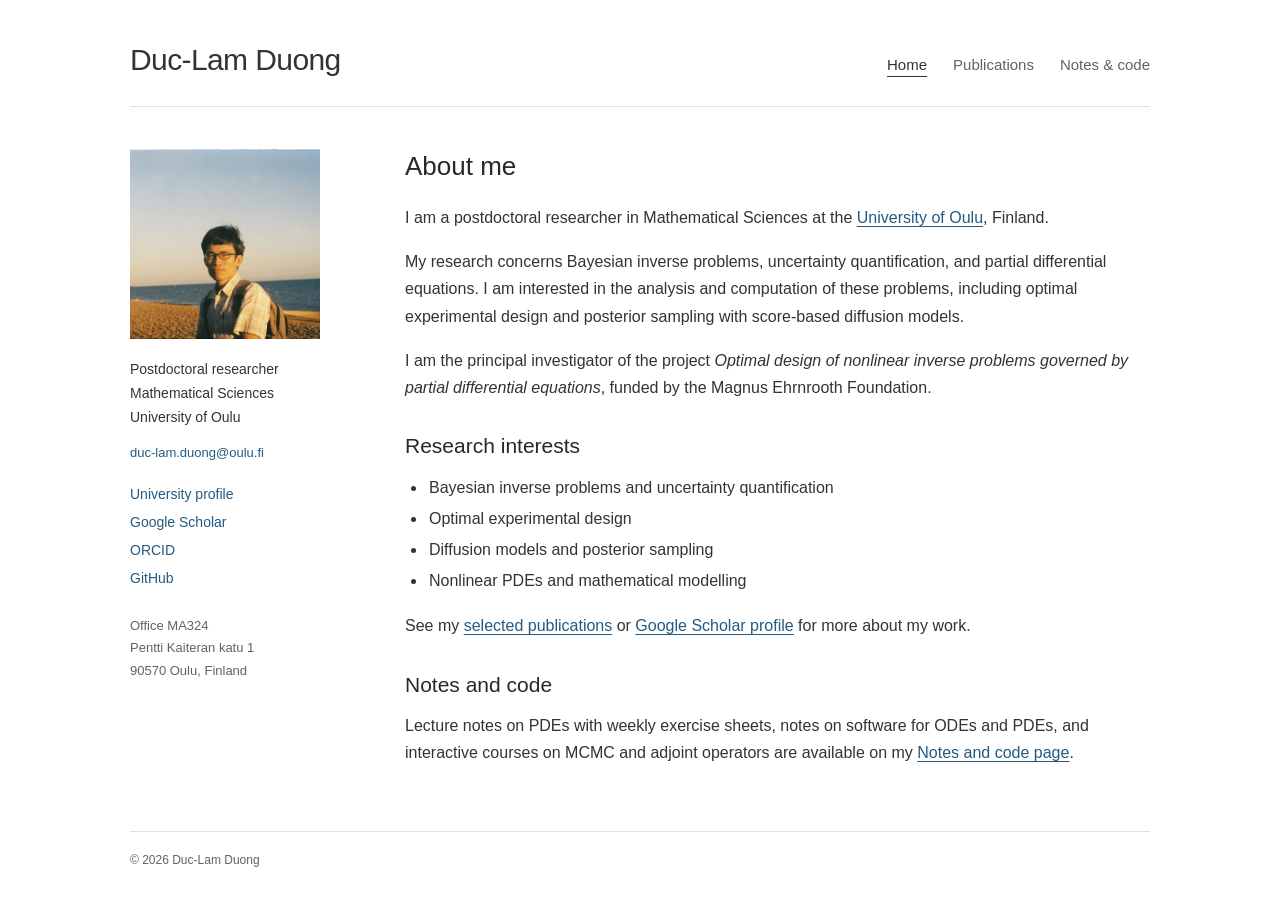
<file: index.html>
<!doctype html>
<html lang="en">
<head>
  <meta charset="utf-8">
  <meta name="viewport" content="width=device-width, initial-scale=1">
  <title>Duc-Lam Duong — Mathematics &amp; Inverse Problems</title>
  <meta name="description" content="Duc-Lam Duong is a postdoctoral researcher at the University of Oulu, working on Bayesian inverse problems, uncertainty quantification, and diffusion models.">
  <meta name="theme-color" content="#245a80">
  <link rel="canonical" href="https://dlduong.github.io/">
  <meta property="og:type" content="website">
  <meta property="og:title" content="Duc-Lam Duong — Mathematics &amp; Inverse Problems">
  <meta property="og:description" content="Research, publications, and learning resources in Bayesian inverse problems and computational mathematics.">
  <meta property="og:url" content="https://dlduong.github.io/">
  <meta property="og:image" content="https://dlduong.github.io/assets/portrait.jpg">
  <meta property="og:image:alt" content="Duc-Lam Duong by the sea">
  <link rel="icon" href="assets/favicon.svg" type="image/svg+xml">
  <link rel="stylesheet" href="assets/basic.css">
  <script type="application/ld+json">
  {"@context":"https://schema.org","@type":"Person","name":"Duc-Lam Duong","url":"https://dlduong.github.io/","image":"https://dlduong.github.io/assets/portrait.jpg","jobTitle":"Postdoctoral Researcher","affiliation":{"@type":"Organization","name":"University of Oulu","url":"https://www.oulu.fi/"},"sameAs":["https://orcid.org/0000-0002-3139-7309","https://scholar.google.com/citations?user=6i0ljA0AAAAJ","https://github.com/dlduong"]}
  </script>
</head>
<body>
  <a class="skip-link" href="#main">Skip to content</a>
  <header class="site-header wrap">
    <a class="site-name" href="./">Duc-Lam Duong</a>
    <nav aria-label="Main navigation"><a href="./" aria-current="page">Home</a><a href="publications.html" >Publications</a><a href="notes.html">Notes &amp; code</a></nav>
  </header>
  <div class="layout wrap">
    <aside class="profile" aria-label="Contact and academic profiles">
      <img src="assets/portrait.jpg" alt="Duc-Lam Duong standing by the sea" width="480" height="480" fetchpriority="high">
      <p class="profile-role">Postdoctoral researcher<br>Mathematical Sciences<br>University of Oulu</p>
      <a class="email" href="mailto:duc-lam.duong@oulu.fi">duc-lam.duong@oulu.fi</a>
      <ul class="profile-links">
        <li><a href="https://www.oulu.fi/en/researchers/duc-lam-duong">University profile</a></li>
        <li><a href="https://scholar.google.com/citations?user=6i0ljA0AAAAJ&amp;hl=en">Google Scholar</a></li>
        <li><a href="https://orcid.org/0000-0002-3139-7309">ORCID</a></li>
        <li><a href="https://github.com/dlduong">GitHub</a></li>
      </ul>
      <address>Office MA324<br>Pentti Kaiteran katu 1<br>90570 Oulu, Finland</address>
    </aside>
    <main id="main">
      <h1>About me</h1>
      <p>I am a postdoctoral researcher in Mathematical Sciences at the <a href="https://www.oulu.fi/en/researchers/duc-lam-duong">University of Oulu</a>, Finland.</p>
      <p>My research concerns Bayesian inverse problems, uncertainty quantification, and partial differential equations. I am interested in the analysis and computation of these problems, including optimal experimental design and posterior sampling with score-based diffusion models.</p>
      <p>I am the principal investigator of the project <em>Optimal design of nonlinear inverse problems governed by partial differential equations</em>, funded by the Magnus Ehrnrooth Foundation.</p>
      <section aria-labelledby="research">
        <h2 id="research">Research interests</h2>
        <ul class="interests">
          <li>Bayesian inverse problems and uncertainty quantification</li>
          <li>Optimal experimental design</li>
          <li>Diffusion models and posterior sampling</li>
          <li>Nonlinear PDEs and mathematical modelling</li>
        </ul>
        <p>See my <a href="publications.html">selected publications</a> or <a href="https://scholar.google.com/citations?user=6i0ljA0AAAAJ&amp;hl=en">Google Scholar profile</a> for more about my work.</p>
      </section>
      <section aria-labelledby="resources">
        <h2 id="resources">Notes and code</h2>
        <p>Lecture notes on PDEs with weekly exercise sheets, notes on software for ODEs and PDEs, and interactive courses on MCMC and adjoint operators are available on my <a href="notes.html">Notes and code page</a>.</p>
      </section>
    </main>
  </div>
  <footer class="wrap">© 2026 Duc-Lam Duong</footer>
</body>
</html>
</file>
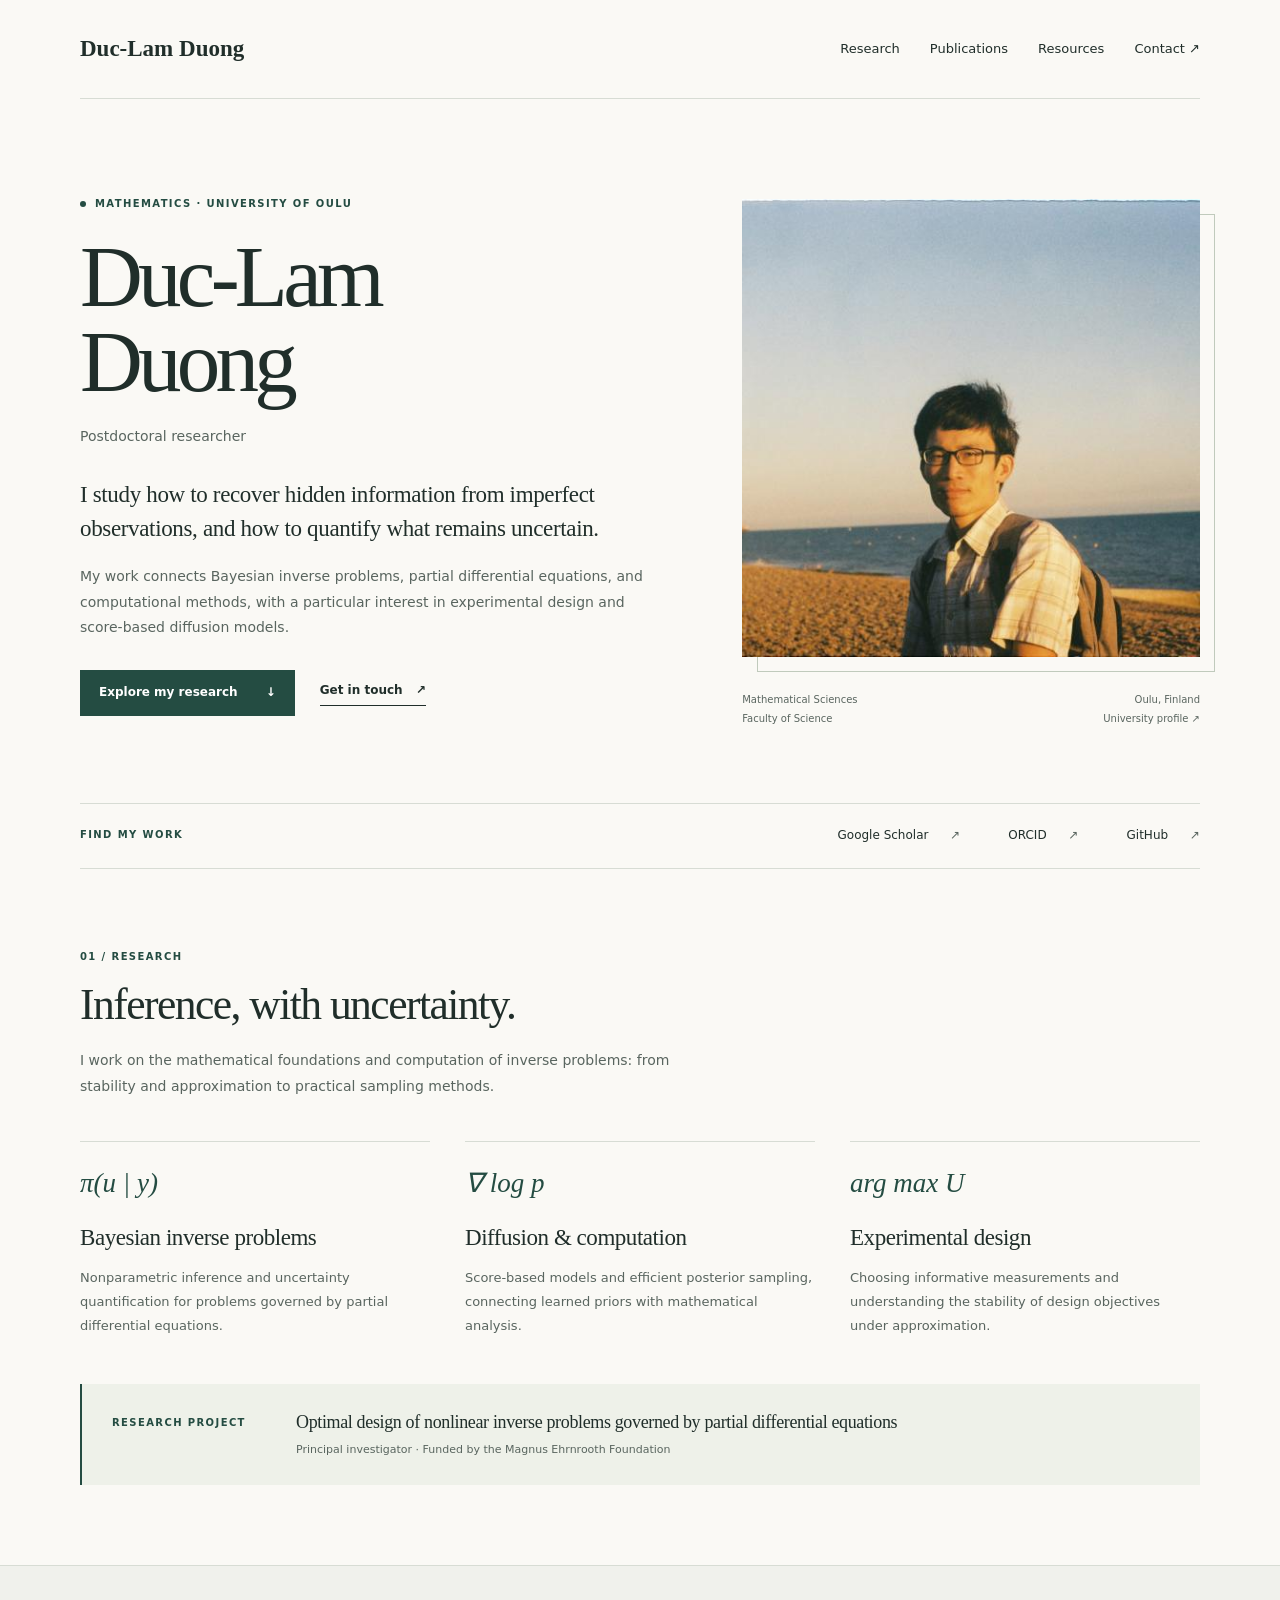
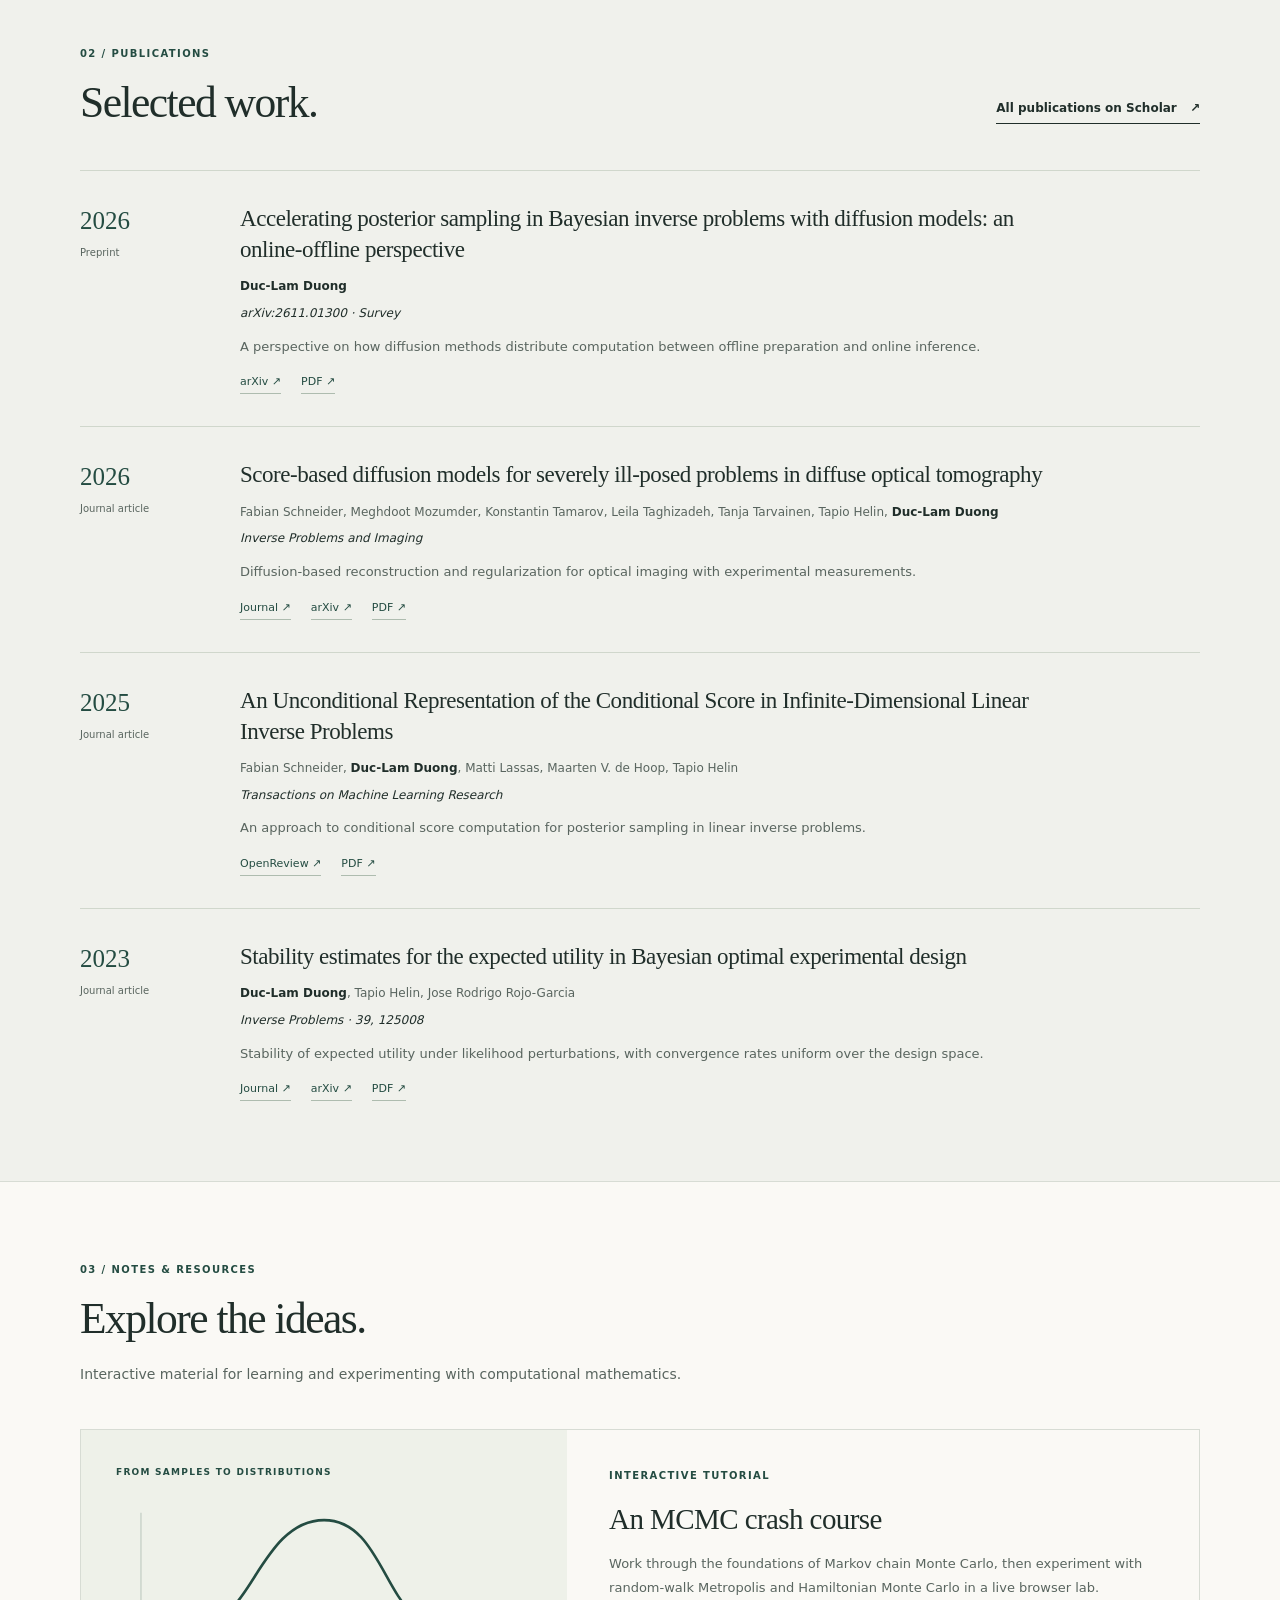
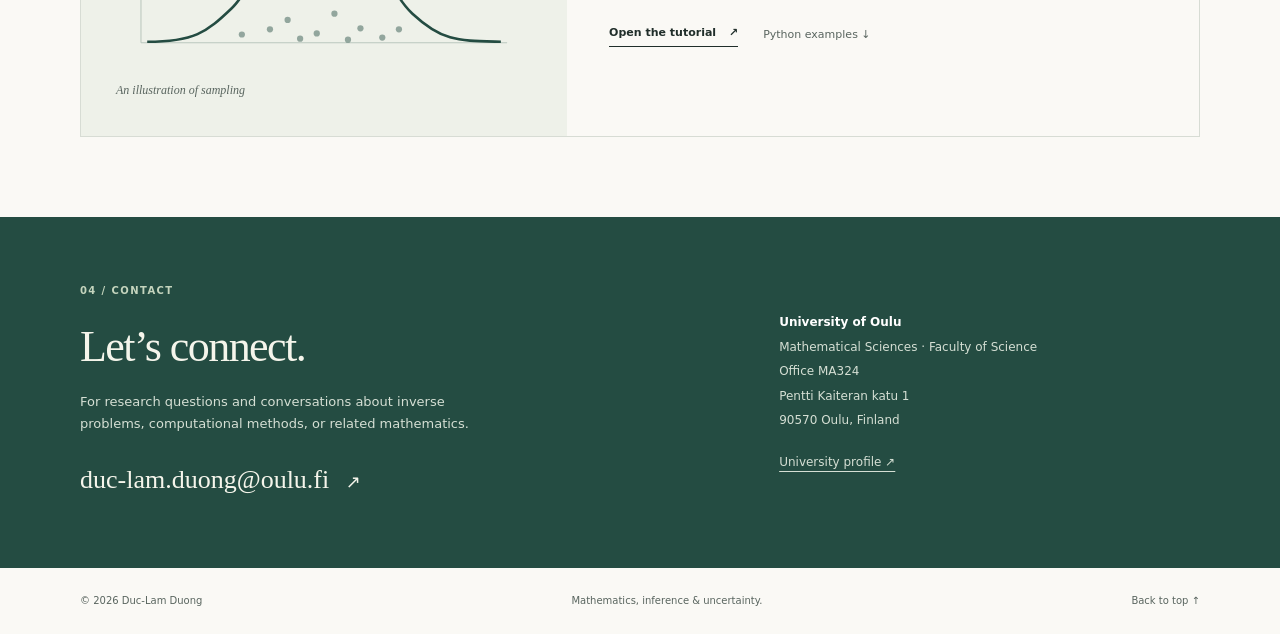
<file: versions/original/index.html>
<!doctype html>
<html lang="en">
<head>
  <meta charset="utf-8">
  <meta name="viewport" content="width=device-width, initial-scale=1">
  <title>Duc-Lam Duong — Mathematics &amp; Inverse Problems</title>
  <meta name="description" content="Duc-Lam Duong is a postdoctoral researcher at the University of Oulu, working on Bayesian inverse problems, uncertainty quantification, and diffusion models.">
  <meta name="robots" content="noindex, follow">
  <meta name="theme-color" content="#244c42">
  <link rel="canonical" href="https://dlduong.github.io/">
  <meta property="og:type" content="website">
  <meta property="og:title" content="Duc-Lam Duong — Mathematics &amp; Inverse Problems">
  <meta property="og:description" content="Research, publications, and learning resources in Bayesian inverse problems and computational mathematics.">
  <meta property="og:url" content="https://dlduong.github.io/">
  <meta property="og:image" content="https://dlduong.github.io/assets/portrait.jpg">
  <meta property="og:image:alt" content="Duc-Lam Duong by the sea">
  <link rel="icon" href="../../assets/favicon.svg" type="image/svg+xml">
  <link rel="stylesheet" href="style.css">
  <script type="application/ld+json">
  {"@context":"https://schema.org","@type":"Person","name":"Duc-Lam Duong","url":"https://dlduong.github.io/","image":"https://dlduong.github.io/assets/portrait.jpg","jobTitle":"Postdoctoral Researcher","affiliation":{"@type":"Organization","name":"University of Oulu","url":"https://www.oulu.fi/"},"sameAs":["https://orcid.org/0000-0002-3139-7309","https://scholar.google.com/citations?user=6i0ljA0AAAAJ","https://github.com/dlduong"]}
  </script>
</head>
<body>
  <a class="skip-link" href="#main">Skip to content</a>
  <header class="site-header wrap">
    <a class="wordmark" href="#about" aria-label="Duc-Lam Duong, home">Duc-Lam Duong</a>
    <nav aria-label="Main navigation">
      <a href="#research">Research</a>
      <a href="#publications">Publications</a>
      <a href="#resources">Resources</a>
      <a href="#contact">Contact <span aria-hidden="true">↗</span></a>
    </nav>
  </header>
  <main id="main">
    <section class="hero wrap" id="about" aria-labelledby="name">
      <div class="hero-copy">
        <p class="eyebrow"><span class="dot" aria-hidden="true"></span> Mathematics · University of Oulu</p>
        <h1 id="name">Duc-Lam<br>Duong</h1>
        <p class="role">Postdoctoral researcher</p>
        <p class="intro">I study how to recover hidden information from imperfect observations, and how to quantify what remains uncertain.</p>
        <p class="bio">My work connects Bayesian inverse problems, partial differential equations, and computational methods, with a particular interest in experimental design and score-based diffusion models.</p>
        <div class="hero-links">
          <a class="button" href="#publications">Explore my research <span aria-hidden="true">↓</span></a>
          <a class="text-link" href="mailto:duc-lam.duong@oulu.fi">Get in touch <span aria-hidden="true">↗</span></a>
        </div>
      </div>
      <figure class="portrait">
        <div class="portrait-frame"><img src="../../assets/portrait.jpg" alt="Duc-Lam Duong standing by the sea" width="480" height="480" fetchpriority="high"></div>
        <figcaption><span>Mathematical Sciences<br>Faculty of Science</span><span>Oulu, Finland<br><a href="https://www.oulu.fi/en/researchers/duc-lam-duong">University profile ↗</a></span></figcaption>
      </figure>
    </section>
    <div class="profile-strip wrap" aria-label="Academic profiles">
      <span class="eyebrow">Find my work</span>
      <a href="https://scholar.google.com/citations?user=6i0ljA0AAAAJ&amp;hl=en">Google Scholar <span aria-hidden="true">↗</span></a>
      <a href="https://orcid.org/0000-0002-3139-7309">ORCID <span aria-hidden="true">↗</span></a>
      <a href="https://github.com/dlduong">GitHub <span aria-hidden="true">↗</span></a>
    </div>
    <section class="section wrap" id="research" aria-labelledby="research-heading">
      <div class="section-heading"><p class="eyebrow">01 / Research</p><h2 id="research-heading">Inference, with uncertainty.</h2><p>I work on the mathematical foundations and computation of inverse problems: from stability and approximation to practical sampling methods.</p></div>
      <div class="research-grid">
        <article><span class="topic-symbol" aria-hidden="true">π(u | y)</span><h3>Bayesian inverse problems</h3><p>Nonparametric inference and uncertainty quantification for problems governed by partial differential equations.</p></article>
        <article><span class="topic-symbol" aria-hidden="true">∇ log p</span><h3>Diffusion &amp; computation</h3><p>Score-based models and efficient posterior sampling, connecting learned priors with mathematical analysis.</p></article>
        <article><span class="topic-symbol" aria-hidden="true">arg max U</span><h3>Experimental design</h3><p>Choosing informative measurements and understanding the stability of design objectives under approximation.</p></article>
      </div>
      <aside class="project-note"><p class="eyebrow">Research project</p><div><h3>Optimal design of nonlinear inverse problems governed by partial differential equations</h3><p>Principal investigator · Funded by the Magnus Ehrnrooth Foundation</p></div></aside>
    </section>
    <section class="publications-section" id="publications" aria-labelledby="publications-heading">
      <div class="wrap section">
        <div class="section-heading heading-row"><div><p class="eyebrow">02 / Publications</p><h2 id="publications-heading">Selected work.</h2></div><a class="text-link" href="https://scholar.google.com/citations?user=6i0ljA0AAAAJ&amp;hl=en">All publications on Scholar <span aria-hidden="true">↗</span></a></div>
        <ol class="publication-list">
          <li><div class="publication-year">2026<span>Preprint</span></div><article><h3><a href="https://arxiv.org/abs/2611.01300">Accelerating posterior sampling in Bayesian inverse problems with diffusion models: an online-offline perspective</a></h3><p class="authors"><strong>Duc-Lam Duong</strong></p><p class="venue">arXiv:2611.01300 · Survey</p><p class="paper-note">A perspective on how diffusion methods distribute computation between offline preparation and online inference.</p><div class="paper-links"><a href="https://arxiv.org/abs/2611.01300">arXiv ↗</a><a href="https://arxiv.org/pdf/2611.01300">PDF ↗</a></div></article></li>
          <li><div class="publication-year">2026<span>Journal article</span></div><article><h3><a href="https://doi.org/10.3934/ipi.2026062">Score-based diffusion models for severely ill-posed problems in diffuse optical tomography</a></h3><p class="authors">Fabian Schneider, Meghdoot Mozumder, Konstantin Tamarov, Leila Taghizadeh, Tanja Tarvainen, Tapio Helin, <strong>Duc-Lam Duong</strong></p><p class="venue">Inverse Problems and Imaging</p><p class="paper-note">Diffusion-based reconstruction and regularization for optical imaging with experimental measurements.</p><div class="paper-links"><a href="https://doi.org/10.3934/ipi.2026062">Journal ↗</a><a href="https://arxiv.org/abs/2602.03449">arXiv ↗</a><a href="https://arxiv.org/pdf/2602.03449">PDF ↗</a></div></article></li>
          <li><div class="publication-year">2025<span>Journal article</span></div><article><h3><a href="https://openreview.net/forum?id=rU8erhXHPo">An Unconditional Representation of the Conditional Score in Infinite-Dimensional Linear Inverse Problems</a></h3><p class="authors">Fabian Schneider, <strong>Duc-Lam Duong</strong>, Matti Lassas, Maarten V. de Hoop, Tapio Helin</p><p class="venue">Transactions on Machine Learning Research</p><p class="paper-note">An approach to conditional score computation for posterior sampling in linear inverse problems.</p><div class="paper-links"><a href="https://openreview.net/forum?id=rU8erhXHPo">OpenReview ↗</a><a href="https://openreview.net/pdf?id=rU8erhXHPo">PDF ↗</a></div></article></li>
          <li><div class="publication-year">2023<span>Journal article</span></div><article><h3><a href="https://doi.org/10.1088/1361-6420/ad04ec">Stability estimates for the expected utility in Bayesian optimal experimental design</a></h3><p class="authors"><strong>Duc-Lam Duong</strong>, Tapio Helin, Jose Rodrigo Rojo-Garcia</p><p class="venue">Inverse Problems · 39, 125008</p><p class="paper-note">Stability of expected utility under likelihood perturbations, with convergence rates uniform over the design space.</p><div class="paper-links"><a href="https://doi.org/10.1088/1361-6420/ad04ec">Journal ↗</a><a href="https://arxiv.org/abs/2211.04399">arXiv ↗</a><a href="https://arxiv.org/pdf/2211.04399">PDF ↗</a></div></article></li>
        </ol>
      </div>
    </section>
    <section class="section wrap" id="resources" aria-labelledby="resources-heading">
      <div class="section-heading"><p class="eyebrow">03 / Notes &amp; resources</p><h2 id="resources-heading">Explore the ideas.</h2><p>Interactive material for learning and experimenting with computational mathematics.</p></div>
      <article class="resource-card">
        <div class="resource-visual" aria-hidden="true"><span class="eyebrow">From samples to distributions</span><svg viewBox="0 0 400 170" fill="none"><path d="M24 145H376M24 145V20" stroke="currentColor" opacity=".25"/><path d="M30 144C75 144 87 135 111 112S153 27 200 27 256 90 285 117 329 143 370 144" stroke="currentColor" stroke-width="2.5"/><g fill="currentColor" opacity=".45"><circle cx="121" cy="137" r="3"/><circle cx="165" cy="123" r="3"/><circle cx="193" cy="136" r="3"/><circle cx="210" cy="117" r="3"/><circle cx="177" cy="141" r="3"/><circle cx="235" cy="131" r="3"/><circle cx="256" cy="140" r="3"/><circle cx="148" cy="132" r="3"/><circle cx="223" cy="142" r="3"/><circle cx="272" cy="132" r="3"/></g></svg><span class="visual-label">An illustration of sampling</span></div>
        <div class="resource-copy"><p class="eyebrow">Interactive tutorial</p><h3>An MCMC crash course</h3><p>Work through the foundations of Markov chain Monte Carlo, then experiment with random-walk Metropolis and Hamiltonian Monte Carlo in a live browser lab.</p><div class="resource-links"><a class="text-link" href="../../mcmc/">Open the tutorial <span aria-hidden="true">↗</span></a><a href="../../mcmc/mcmc_examples.py" download>Python examples ↓</a></div></div>
      </article>
    </section>
    <section class="contact-section" id="contact" aria-labelledby="contact-heading">
      <div class="wrap contact-grid"><div><p class="eyebrow">04 / Contact</p><h2 id="contact-heading">Let’s connect.</h2><p>For research questions and conversations about inverse problems, computational methods, or related mathematics.</p><a class="contact-email" href="mailto:duc-lam.duong@oulu.fi">duc-lam.duong@oulu.fi <span aria-hidden="true">↗</span></a></div><address><strong>University of Oulu</strong><br>Mathematical Sciences · Faculty of Science<br>Office MA324<br>Pentti Kaiteran katu 1<br>90570 Oulu, Finland<a href="https://www.oulu.fi/en/researchers/duc-lam-duong">University profile ↗</a></address></div>
    </section>
  </main>
  <footer class="wrap"><p>© 2026 Duc-Lam Duong</p><p>Mathematics, inference &amp; uncertainty.</p><a href="#about">Back to top ↑</a></footer>
</body>
</html>
</file>
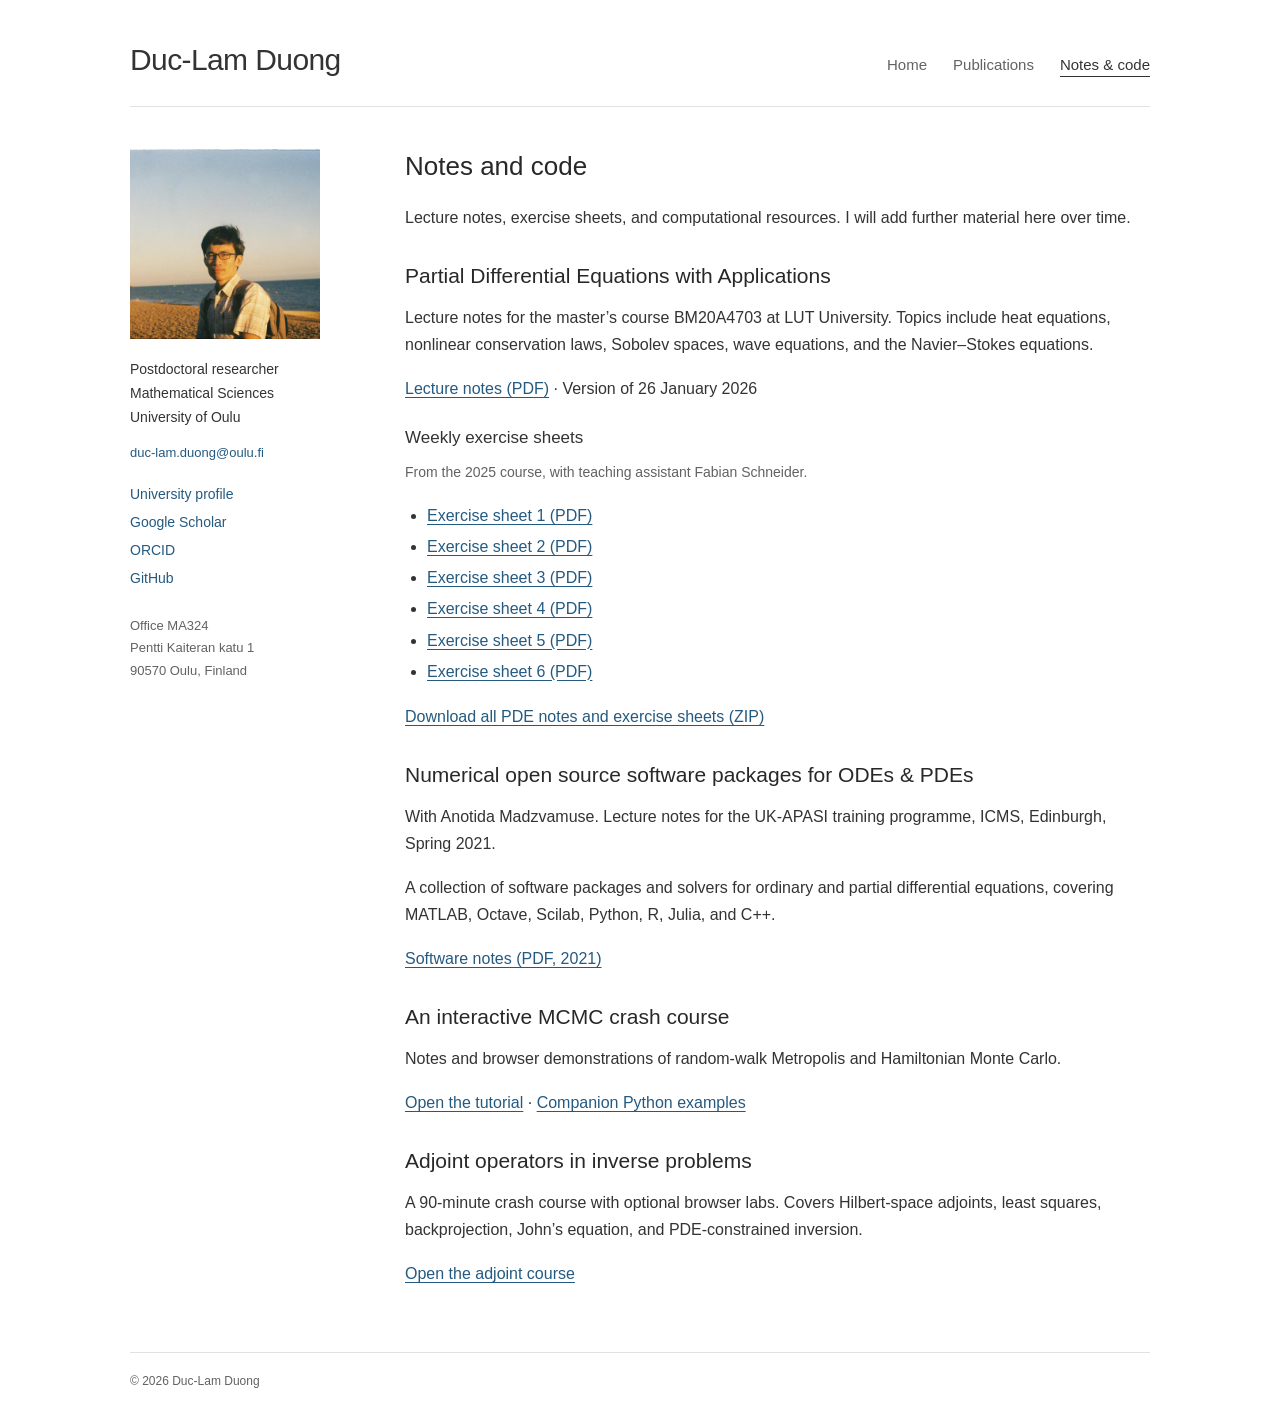
<file: notes.html>
<!doctype html>
<html lang="en">
<head>
  <meta charset="utf-8">
  <meta name="viewport" content="width=device-width, initial-scale=1">
  <title>Notes and code — Duc-Lam Duong</title>
  <meta name="description" content="Lecture notes, weekly exercise sheets, and code by Duc-Lam Duong on PDEs, numerical software, and MCMC.">
  <meta name="theme-color" content="#245a80">
  <link rel="canonical" href="https://dlduong.github.io/notes.html">
  <meta property="og:type" content="website">
  <meta property="og:title" content="Notes and code — Duc-Lam Duong">
  <meta property="og:description" content="Research, publications, and learning resources in Bayesian inverse problems and computational mathematics.">
  <meta property="og:url" content="https://dlduong.github.io/notes.html">
  <meta property="og:image" content="https://dlduong.github.io/assets/portrait.jpg">
  <meta property="og:image:alt" content="Duc-Lam Duong by the sea">
  <link rel="icon" href="assets/favicon.svg" type="image/svg+xml">
  <link rel="stylesheet" href="assets/basic.css">
  <script type="application/ld+json">
  {"@context":"https://schema.org","@type":"Person","name":"Duc-Lam Duong","url":"https://dlduong.github.io/","image":"https://dlduong.github.io/assets/portrait.jpg","jobTitle":"Postdoctoral Researcher","affiliation":{"@type":"Organization","name":"University of Oulu","url":"https://www.oulu.fi/"},"sameAs":["https://orcid.org/0000-0002-3139-7309","https://scholar.google.com/citations?user=6i0ljA0AAAAJ","https://github.com/dlduong"]}
  </script>
</head>
<body>
  <a class="skip-link" href="#main">Skip to content</a>
  <header class="site-header wrap">
    <a class="site-name" href="./">Duc-Lam Duong</a>
    <nav aria-label="Main navigation"><a href="./">Home</a><a href="publications.html" >Publications</a><a href="notes.html" aria-current="page">Notes &amp; code</a></nav>
  </header>
  <div class="layout wrap">
    <aside class="profile" aria-label="Contact and academic profiles">
      <img src="assets/portrait.jpg" alt="Duc-Lam Duong standing by the sea" width="480" height="480" fetchpriority="high">
      <p class="profile-role">Postdoctoral researcher<br>Mathematical Sciences<br>University of Oulu</p>
      <a class="email" href="mailto:duc-lam.duong@oulu.fi">duc-lam.duong@oulu.fi</a>
      <ul class="profile-links">
        <li><a href="https://www.oulu.fi/en/researchers/duc-lam-duong">University profile</a></li>
        <li><a href="https://scholar.google.com/citations?user=6i0ljA0AAAAJ&amp;hl=en">Google Scholar</a></li>
        <li><a href="https://orcid.org/0000-0002-3139-7309">ORCID</a></li>
        <li><a href="https://github.com/dlduong">GitHub</a></li>
      </ul>
      <address>Office MA324<br>Pentti Kaiteran katu 1<br>90570 Oulu, Finland</address>
    </aside>
    <main id="main">
      <h1>Notes and code</h1>
      <p>Lecture notes, exercise sheets, and computational resources. I will add further material here over time.</p>
      <section aria-labelledby="pdes">
        <h2 id="pdes">Partial Differential Equations with Applications</h2>
        <p>Lecture notes for the master’s course BM20A4703 at LUT University. Topics include heat equations, nonlinear conservation laws, Sobolev spaces, wave equations, and the Navier–Stokes equations.</p>
        <p><a href="notes/pdes/lecture-notes.pdf">Lecture notes (PDF)</a> · Version of 26 January 2026</p>
        <h3>Weekly exercise sheets</h3>
        <p class="resource-detail">From the 2025 course, with teaching assistant Fabian Schneider.</p>
        <ul class="resource-list">
          <li><a href="notes/pdes/exercise-sheet-1.pdf">Exercise sheet 1 (PDF)</a></li>
          <li><a href="notes/pdes/exercise-sheet-2.pdf">Exercise sheet 2 (PDF)</a></li>
          <li><a href="notes/pdes/exercise-sheet-3.pdf">Exercise sheet 3 (PDF)</a></li>
          <li><a href="notes/pdes/exercise-sheet-4.pdf">Exercise sheet 4 (PDF)</a></li>
          <li><a href="notes/pdes/exercise-sheet-5.pdf">Exercise sheet 5 (PDF)</a></li>
          <li><a href="notes/pdes/exercise-sheet-6.pdf">Exercise sheet 6 (PDF)</a></li>
        </ul>
        <p><a href="notes/pdes/pde-notes-and-exercises.zip" download>Download all PDE notes and exercise sheets (ZIP)</a></p>
      </section>
      <section aria-labelledby="software">
        <h2 id="software">Numerical open source software packages for ODEs &amp; PDEs</h2>
        <p>With Anotida Madzvamuse. Lecture notes for the UK-APASI training programme, ICMS, Edinburgh, Spring 2021.</p>
        <p>A collection of software packages and solvers for ordinary and partial differential equations, covering MATLAB, Octave, Scilab, Python, R, Julia, and C++.</p>
        <p><a href="notes/ode-pde-software-2021.pdf">Software notes (PDF, 2021)</a></p>
      </section>
      <section aria-labelledby="mcmc">
        <h2 id="mcmc">An interactive MCMC crash course</h2>
        <p>Notes and browser demonstrations of random-walk Metropolis and Hamiltonian Monte Carlo.</p>
        <p><a href="mcmc/">Open the tutorial</a> · <a href="mcmc/mcmc_examples.py" download>Companion Python examples</a></p>
      </section>
      <section aria-labelledby="adjoints">
        <h2 id="adjoints">Adjoint operators in inverse problems</h2>
        <p>A 90-minute crash course with optional browser labs. Covers Hilbert-space adjoints, least squares, backprojection, John’s equation, and PDE-constrained inversion.</p>
        <p><a href="adjoints/">Open the adjoint course</a></p>
      </section>
    </main>
  </div>
  <footer class="wrap">© 2026 Duc-Lam Duong</footer>
</body>
</html>
</file>
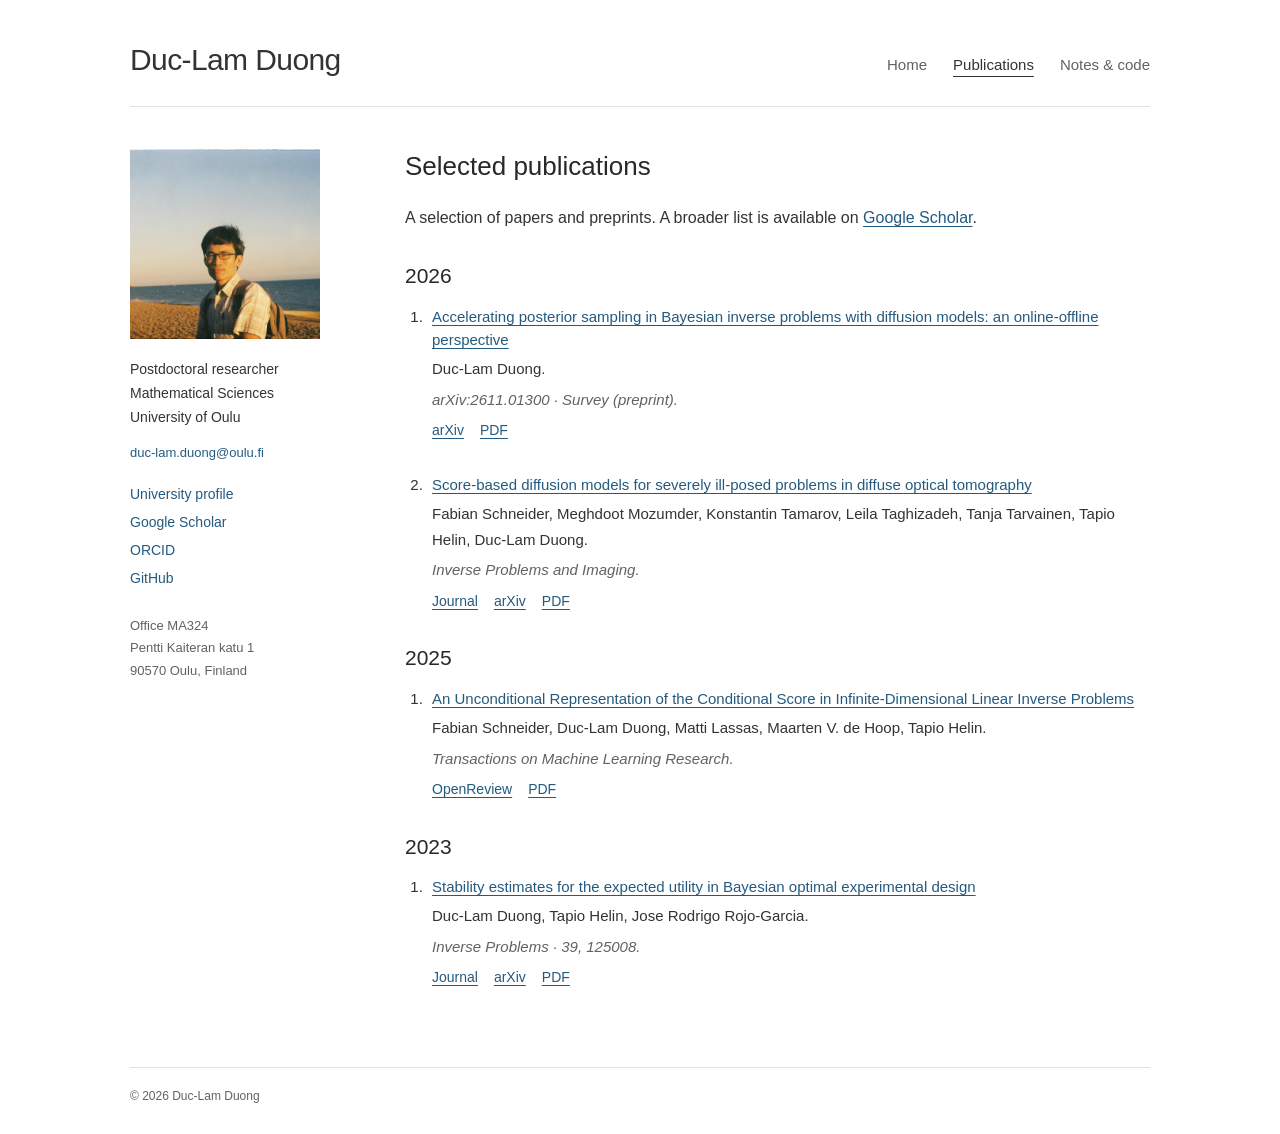
<file: publications.html>
<!doctype html>
<html lang="en">
<head>
  <meta charset="utf-8">
  <meta name="viewport" content="width=device-width, initial-scale=1">
  <title>Publications — Duc-Lam Duong</title>
  <meta name="description" content="Duc-Lam Duong is a postdoctoral researcher at the University of Oulu, working on Bayesian inverse problems, uncertainty quantification, and diffusion models.">
  <meta name="theme-color" content="#245a80">
  <link rel="canonical" href="https://dlduong.github.io/publications.html">
  <meta property="og:type" content="website">
  <meta property="og:title" content="Publications — Duc-Lam Duong">
  <meta property="og:description" content="Research, publications, and learning resources in Bayesian inverse problems and computational mathematics.">
  <meta property="og:url" content="https://dlduong.github.io/publications.html">
  <meta property="og:image" content="https://dlduong.github.io/assets/portrait.jpg">
  <meta property="og:image:alt" content="Duc-Lam Duong by the sea">
  <link rel="icon" href="assets/favicon.svg" type="image/svg+xml">
  <link rel="stylesheet" href="assets/basic.css">
  <script type="application/ld+json">
  {"@context":"https://schema.org","@type":"Person","name":"Duc-Lam Duong","url":"https://dlduong.github.io/","image":"https://dlduong.github.io/assets/portrait.jpg","jobTitle":"Postdoctoral Researcher","affiliation":{"@type":"Organization","name":"University of Oulu","url":"https://www.oulu.fi/"},"sameAs":["https://orcid.org/0000-0002-3139-7309","https://scholar.google.com/citations?user=6i0ljA0AAAAJ","https://github.com/dlduong"]}
  </script>
</head>
<body>
  <a class="skip-link" href="#main">Skip to content</a>
  <header class="site-header wrap">
    <a class="site-name" href="./">Duc-Lam Duong</a>
    <nav aria-label="Main navigation"><a href="./" >Home</a><a href="publications.html" aria-current="page">Publications</a><a href="notes.html">Notes &amp; code</a></nav>
  </header>
  <div class="layout wrap">
    <aside class="profile" aria-label="Contact and academic profiles">
      <img src="assets/portrait.jpg" alt="Duc-Lam Duong standing by the sea" width="480" height="480" fetchpriority="high">
      <p class="profile-role">Postdoctoral researcher<br>Mathematical Sciences<br>University of Oulu</p>
      <a class="email" href="mailto:duc-lam.duong@oulu.fi">duc-lam.duong@oulu.fi</a>
      <ul class="profile-links">
        <li><a href="https://www.oulu.fi/en/researchers/duc-lam-duong">University profile</a></li>
        <li><a href="https://scholar.google.com/citations?user=6i0ljA0AAAAJ&amp;hl=en">Google Scholar</a></li>
        <li><a href="https://orcid.org/0000-0002-3139-7309">ORCID</a></li>
        <li><a href="https://github.com/dlduong">GitHub</a></li>
      </ul>
      <address>Office MA324<br>Pentti Kaiteran katu 1<br>90570 Oulu, Finland</address>
    </aside>
    <main id="main">
      <h1>Selected publications</h1>
      <p>A selection of papers and preprints. A broader list is available on <a href="https://scholar.google.com/citations?user=6i0ljA0AAAAJ&amp;hl=en">Google Scholar</a>.</p>
      <h2>2026</h2>
      <ol class="publications">
        <li>
          <p class="paper-title"><a href="https://arxiv.org/abs/2611.01300">Accelerating posterior sampling in Bayesian inverse problems with diffusion models: an online-offline perspective</a></p>
          <p><strong>Duc-Lam Duong</strong>.</p>
          <p class="venue">arXiv:2611.01300 · Survey (preprint).</p>
          <div class="paper-links"><a href="https://arxiv.org/abs/2611.01300">arXiv</a><a href="https://arxiv.org/pdf/2611.01300">PDF</a></div>
        </li>
        <li>
          <p class="paper-title"><a href="https://doi.org/10.3934/ipi.2026062">Score-based diffusion models for severely ill-posed problems in diffuse optical tomography</a></p>
          <p>Fabian Schneider, Meghdoot Mozumder, Konstantin Tamarov, Leila Taghizadeh, Tanja Tarvainen, Tapio Helin, <strong>Duc-Lam Duong</strong>.</p>
          <p class="venue">Inverse Problems and Imaging.</p>
          <div class="paper-links"><a href="https://doi.org/10.3934/ipi.2026062">Journal</a><a href="https://arxiv.org/abs/2602.03449">arXiv</a><a href="https://arxiv.org/pdf/2602.03449">PDF</a></div>
        </li>
      </ol>
      <h2>2025</h2>
      <ol class="publications">
        <li>
          <p class="paper-title"><a href="https://openreview.net/forum?id=rU8erhXHPo">An Unconditional Representation of the Conditional Score in Infinite-Dimensional Linear Inverse Problems</a></p>
          <p>Fabian Schneider, <strong>Duc-Lam Duong</strong>, Matti Lassas, Maarten V. de Hoop, Tapio Helin.</p>
          <p class="venue">Transactions on Machine Learning Research.</p>
          <div class="paper-links"><a href="https://openreview.net/forum?id=rU8erhXHPo">OpenReview</a><a href="https://openreview.net/pdf?id=rU8erhXHPo">PDF</a></div>
        </li>
      </ol>
      <h2>2023</h2>
      <ol class="publications">
        <li>
          <p class="paper-title"><a href="https://doi.org/10.1088/1361-6420/ad04ec">Stability estimates for the expected utility in Bayesian optimal experimental design</a></p>
          <p><strong>Duc-Lam Duong</strong>, Tapio Helin, Jose Rodrigo Rojo-Garcia.</p>
          <p class="venue">Inverse Problems · 39, 125008.</p>
          <div class="paper-links"><a href="https://doi.org/10.1088/1361-6420/ad04ec">Journal</a><a href="https://arxiv.org/abs/2211.04399">arXiv</a><a href="https://arxiv.org/pdf/2211.04399">PDF</a></div>
        </li>
      </ol>
    </main>
  </div>
  <footer class="wrap">© 2026 Duc-Lam Duong</footer>
</body>
</html>
</file>
<file: assets/basic.css>
:root {
  color-scheme: light;
  --text: #333;
  --muted: #626262;
  --link: #245a80;
  --line: #e1e1e1;
}
* { box-sizing: border-box; }
html { scroll-padding-top: 24px; }
body {
  margin: 0;
  background: #fff;
  color: var(--text);
  font-family: -apple-system, BlinkMacSystemFont, "Segoe UI", Arial, sans-serif;
  font-size: 16px;
  line-height: 1.7;
}
a { color: var(--link); text-decoration: none; }
a:hover { text-decoration: underline; text-underline-offset: 3px; }
a:focus-visible { outline: 2px solid var(--link); outline-offset: 4px; }
main a { text-decoration: underline; text-underline-offset: 3px; }
.wrap { width: min(1020px, calc(100% - 80px)); margin-inline: auto; }
.skip-link { position: absolute; top: -100px; left: 16px; background: #fff; padding: 10px; }
.skip-link:focus { top: 10px; }
.site-header {
  display: flex;
  justify-content: space-between;
  align-items: baseline;
  gap: 24px;
  padding: 34px 0 21px;
  border-bottom: 1px solid var(--line);
}
.site-name { color: var(--text); font-size: 30px; font-weight: 500; letter-spacing: -.6px; }
nav { display: flex; flex-wrap: wrap; gap: 26px; font-size: 15px; }
nav a { color: var(--muted); }
nav a[aria-current="page"] { color: var(--text); text-decoration: underline; text-underline-offset: 6px; }
.layout {
  display: grid;
  grid-template-columns: 210px minmax(0, 1fr);
  gap: 65px;
  align-items: start;
  padding-top: 42px;
}
.profile { font-size: 14px; line-height: 1.7; }
.profile img { display: block; width: 190px; max-width: 100%; height: auto; }
.profile-role { margin: 19px 0 12px; }
.profile .email { font-size: 13px; overflow-wrap: anywhere; }
.profile-links { list-style: none; padding: 0; margin: 18px 0; }
.profile-links li { margin: 4px 0; }
address { font-style: normal; font-size: 13px; color: var(--muted); margin-top: 25px; }
h1, h2 { font-weight: 500; line-height: 1.35; color: #282828; }
h1 { font-size: 26px; margin: 0 0 20px; }
h2 { font-size: 21px; margin: 31px 0 13px; }
p { margin: 0 0 17px; }
h3 { font-size: 17px; font-weight: 500; margin: 22px 0 8px; }
.resource-detail { font-size: 14px; color: var(--muted); }
.resource-list { padding-left: 22px; margin: 0 0 18px; }
.resource-list li { margin-bottom: 4px; }
.interests { padding-left: 22px; margin: 0 0 18px; }
.interests li { padding-left: 2px; margin-bottom: 4px; }
.publications { padding-left: 22px; margin: 0; }
.publications li { padding-left: 5px; margin-bottom: 29px; font-size: 15px; }
.publications p { margin: 0 0 5px; }
.publications strong { font-weight: 500; }
.paper-title { font-weight: 500; line-height: 1.55; }
.venue { font-style: italic; color: var(--muted); }
.paper-links { display: flex; flex-wrap: wrap; gap: 16px; font-size: 14px; margin-top: 7px; }
footer { border-top: 1px solid var(--line); margin-top: 48px !important; padding: 18px 0 27px; font-size: 12px; color: var(--muted); }
@media (max-width: 820px) {
  .wrap { width: calc(100% - 48px); }
  .layout { gap: 35px; grid-template-columns: 190px minmax(0, 1fr); }
  .site-header { align-items: flex-start; flex-direction: column; gap: 14px; }
}
@media (max-width: 600px) {
  .wrap { width: calc(100% - 40px); }
  .site-header { padding-top: 23px; }
  .site-name { font-size: 28px; }
  nav { gap: 23px; font-size: 14px; }
  .layout { grid-template-columns: minmax(0, 1fr); gap: 32px; padding-top: 28px; }
  .profile { display: grid; grid-template-columns: 120px minmax(0, 1fr); gap: 0 20px; }
  .profile img { width: 120px; grid-column: 1; grid-row: 1 / 3; }
  .profile-role { grid-column: 2; margin: 0 0 8px; font-size: 13px; }
  .profile .email { grid-column: 2; font-size: 12px; }
  .profile-links { grid-column: 1 / -1; display: flex; flex-wrap: wrap; gap: 5px 17px; margin: 16px 0 0; font-size: 13px; }
  .profile-links li { margin: 0; }
  address { grid-column: 1 / -1; margin-top: 15px; }
  h1 { font-size: 24px; }
  h2 { font-size: 20px; }
  footer { margin-top: 32px !important; }
}
@media print {
  .wrap { width: 100%; }
  nav, .skip-link, footer { display: none; }
  .site-header { padding-top: 0; }
  .layout { grid-template-columns: 170px minmax(0, 1fr); gap: 30px; }
  a { color: #000; }
  .publications li { break-inside: avoid; }
}
</file>
<file: versions/original/style.css>
/* A small, dependency-free stylesheet for the academic homepage. */
:root{--paper:#faf9f5;--ink:#202e2a;--muted:#59655f;--green:#244c42;--line:#d7dcd4;--wash:#eef1e9;--serif:Georgia,'Times New Roman',serif;--sans:system-ui,-apple-system,BlinkMacSystemFont,'Segoe UI',sans-serif}
*{box-sizing:border-box}html{scroll-behavior:smooth;scroll-padding-top:30px}body{margin:0;background:var(--paper);color:var(--ink);font-family:var(--sans);font-size:16px;line-height:1.65}a{color:inherit;text-underline-offset:5px}a:hover{color:var(--green)}a:focus-visible{outline:3px solid #9e5c27;outline-offset:5px}img{display:block;max-width:100%}.wrap{width:min(1120px,calc(100% - 96px));margin-inline:auto}.skip-link{position:absolute;top:-100px;left:20px;background:var(--ink);color:white;padding:12px 20px;z-index:10}.skip-link:focus{top:12px}.site-header{display:flex;align-items:center;justify-content:space-between;gap:24px;padding-block:30px;border-bottom:1px solid var(--line)}.wordmark{font-family:var(--serif);font-size:23px;font-weight:bold;text-decoration:none;white-space:nowrap}.wordmark-dot,.name-dot{color:var(--green)}nav{display:flex;gap:30px;flex-wrap:wrap}nav a{font-size:13px;text-decoration:none;font-weight:500}nav a:hover{text-decoration:underline}.hero{display:grid;grid-template-columns:1.25fr 1fr;gap:90px;align-items:center;padding-block:85px 75px}.eyebrow{text-transform:uppercase;letter-spacing:.14em;font-size:10px;font-weight:650;color:var(--green);margin:0 0 22px}.hero .eyebrow{display:flex;align-items:center;gap:9px}.dot{width:6px;height:6px;background:var(--green);border-radius:50%}h1,h2,h3,p,figure{margin-top:0}h1,h2,h3{font-weight:400}h1{font-family:var(--serif);font-size:clamp(64px,6.8vw,92px);letter-spacing:-.055em;line-height:.98;margin-bottom:20px}.role{font-size:14px;color:var(--muted);margin-bottom:30px}.intro{font-family:var(--serif);font-size:23px;line-height:1.5;letter-spacing:-.015em;margin-bottom:17px}.bio{font-size:14px;color:var(--muted);line-height:1.85;margin-bottom:29px}.hero-links{display:flex;align-items:center;gap:25px;flex-wrap:wrap}.button{display:inline-flex;gap:28px;align-items:center;padding:12px 18px;background:var(--green);color:#fff;text-decoration:none;font-size:12px;font-weight:550;border:1px solid var(--green)}.button:hover{background:var(--ink);color:#fff}.text-link{font-size:12px;font-weight:550;text-decoration:none;border-bottom:1px solid currentColor;padding-bottom:4px}.text-link span{margin-left:9px}.portrait{margin:15px 0 0}.portrait-frame{position:relative}.portrait-frame::after{content:'';position:absolute;inset:15px -15px -15px 15px;border:1px solid #c0cabc;z-index:-1}.portrait img{width:100%;height:auto;aspect-ratio:1;object-fit:cover}.portrait figcaption{margin-top:33px;display:flex;justify-content:space-between;gap:15px;font-size:10px;line-height:1.9;color:var(--muted)}.portrait figcaption span:last-child{text-align:right}.portrait figcaption a{text-decoration:none}.profile-strip{border-block:1px solid var(--line);display:flex;align-items:center;gap:48px;padding-block:22px}.profile-strip .eyebrow{margin:0;margin-right:auto}.profile-strip a{font-size:12px;text-decoration:none}.profile-strip a span{margin-left:18px;color:var(--muted)}.section{padding-block:80px}.section-heading{max-width:640px;margin-bottom:42px}.section-heading .eyebrow{margin-bottom:14px}h2{font-family:var(--serif);font-size:clamp(34px,3.4vw,46px);letter-spacing:-.035em;line-height:1.18;margin-bottom:18px}.section-heading>p:last-child{font-size:14px;color:var(--muted);line-height:1.8}.research-grid{display:grid;grid-template-columns:repeat(3,1fr);gap:35px}.research-grid article{border-top:1px solid var(--line);padding-top:28px}.topic-symbol{display:block;font-family:var(--serif);font-style:italic;font-size:27px;line-height:1;margin-bottom:25px;color:var(--green)}h3{font-family:var(--serif);font-size:23px;line-height:1.35;letter-spacing:-.02em;margin-bottom:13px}.research-grid p{font-size:13px;color:var(--muted);line-height:1.85}.project-note{display:grid;grid-template-columns:160px 1fr;gap:24px;padding:26px 30px;background:var(--wash);margin-top:33px;border-left:2px solid var(--green)}.project-note .eyebrow{margin:5px 0}.project-note h3{font-size:18px;margin-bottom:7px}.project-note p:last-child{font-size:11px;color:var(--muted);margin:0}.publications-section{background:#f0f1ec;border-block:1px solid var(--line)}.heading-row{max-width:none;display:flex;align-items:end;justify-content:space-between;gap:25px}.heading-row h2{margin-bottom:0}.heading-row .text-link{flex-shrink:0;margin-bottom:4px}.publication-list{padding:0;list-style:none;margin:0}.publication-list li{display:grid;grid-template-columns:130px 1fr;gap:30px;border-top:1px solid #d0d7cc;padding-block:32px}.publication-list li:last-child{padding-bottom:0}.publication-year{font-family:var(--serif);font-size:25px;color:var(--green);line-height:1.4}.publication-year span{display:block;font-family:var(--sans);font-size:10px;color:var(--muted);margin-top:8px}.publication-list h3{font-size:23px;max-width:830px;margin-bottom:12px}.publication-list h3 a{text-decoration:none}.publication-list h3 a:hover{text-decoration:underline;text-decoration-thickness:1px}.authors{font-size:12px;color:var(--muted);margin-bottom:7px}.authors strong{font-weight:600;color:var(--ink)}.venue{font-size:12px;font-style:italic;margin-bottom:12px}.paper-note{font-size:13px;color:var(--muted);margin-bottom:16px}.paper-links{display:flex;gap:20px;flex-wrap:wrap}.paper-links a{font-size:11px;text-decoration:none;color:var(--green);border-bottom:1px solid #aebcaf;padding-bottom:2px}.resource-card{display:grid;grid-template-columns:1fr 1.3fr;border:1px solid var(--line)}.resource-visual{background:var(--wash);padding:35px;color:var(--green);display:flex;flex-direction:column;justify-content:center}.resource-visual .eyebrow{font-size:9px;margin:0}.resource-visual svg{width:100%;display:block;margin-block:12px}.visual-label{font-family:var(--serif);font-size:12px;font-style:italic;color:var(--muted)}.resource-copy{padding:38px 42px}.resource-copy .eyebrow{margin-bottom:15px}.resource-copy h3{font-size:29px}.resource-copy>p:not(.eyebrow){font-size:13px;color:var(--muted);line-height:1.85}.resource-links{display:flex;gap:25px;flex-wrap:wrap;align-items:center;margin-top:24px}.resource-links>a{font-size:11px}.resource-links>a:last-child{color:var(--muted);text-decoration:none}.contact-section{background:var(--green);color:#f5f5eb;padding-block:66px}.contact-grid{display:grid;grid-template-columns:1.4fr 1fr;gap:110px}.contact-section .eyebrow{color:#c4d4bd}.contact-section h2{font-size:44px}.contact-section p:not(.eyebrow){font-size:13px;max-width:430px;color:#d5dfd4}.contact-email{font-family:var(--serif);font-size:26px;text-decoration:none;display:inline-block;margin-top:12px}.contact-email span{font-family:var(--sans);font-size:18px;margin-left:10px}.contact-section a:hover{color:#fff;text-decoration:underline}.contact-section address{font-style:normal;font-size:12px;line-height:2.05;align-self:center;color:#d5dfd4}.contact-section address strong{font-weight:600;color:#fff}.contact-section address a{display:block;margin-top:17px}footer{display:flex;justify-content:space-between;gap:20px;padding-block:25px;font-size:10px;color:var(--muted)}footer p{margin:0}footer a{text-decoration:none}
@media(min-width:1500px){.hero{padding-block:100px 85px}}
@media(max-width:950px){.wrap{width:calc(100% - 56px)}.hero{gap:48px;padding-block:65px}.hero h1{font-size:72px}.intro{font-size:21px}nav{gap:19px}.contact-grid{gap:55px}.resource-copy{padding:30px}.heading-row{align-items:start;flex-direction:column;gap:15px}}
@media(max-width:680px){html{scroll-padding-top:20px}.wrap{width:calc(100% - 40px)}.site-header{align-items:start;flex-direction:column;gap:18px;padding-block:21px}.wordmark{font-size:22px}nav{width:100%;justify-content:space-between;gap:10px}nav a{font-size:11px}.hero{grid-template-columns:1fr;gap:34px;padding-block:45px}.hero h1{font-size:76px}.hero .eyebrow{font-size:9px}.role{margin-bottom:23px}.intro{font-size:23px}.hero-copy{max-width:510px}.portrait{width:min(100% - 15px,360px);margin:0}.portrait figcaption{font-size:10px}.profile-strip{gap:20px;flex-wrap:wrap;padding-block:21px}.profile-strip .eyebrow{flex-basis:100%;margin-bottom:0}.profile-strip a{font-size:11px}.profile-strip a span{margin-left:8px}.section{padding-block:53px}.section-heading{margin-bottom:30px}.research-grid{grid-template-columns:1fr;gap:20px}.research-grid article{padding-top:23px}.topic-symbol{margin-bottom:17px}.research-grid p{max-width:440px}.project-note{grid-template-columns:1fr;gap:10px;padding:23px;margin-top:23px}.publication-list li{grid-template-columns:1fr;gap:12px;padding-block:27px}.publication-year{font-size:22px;display:flex;align-items:center;gap:13px}.publication-year span{margin:0}.publication-list h3{font-size:22px}.resource-card{grid-template-columns:1fr}.resource-visual{padding:27px}.resource-visual svg{max-height:150px}.resource-copy{padding:27px}.contact-grid{grid-template-columns:1fr;gap:35px}.contact-section{padding-block:48px}.contact-email{font-size:clamp(20px,5.6vw,27px)}footer{flex-wrap:wrap;gap:10px}footer p:nth-child(2){display:none}}
@media(prefers-reduced-motion:reduce){html{scroll-behavior:auto}}
@media print{body{background:#fff;color:#000}.wrap{width:100%}.site-header nav,.hero-links,.resource-visual,.skip-link,footer{display:none}.hero{padding:25px 0;gap:35px}.hero h1{font-size:50px}.section{padding:25px 0}.publications-section,.contact-section{background:#fff;color:#000}.publication-list li{break-inside:avoid}.contact-section p,.contact-section .eyebrow,.contact-section address,.contact-section address strong{color:#000}.contact-grid{gap:30px}a{text-decoration:none}}
</file>
